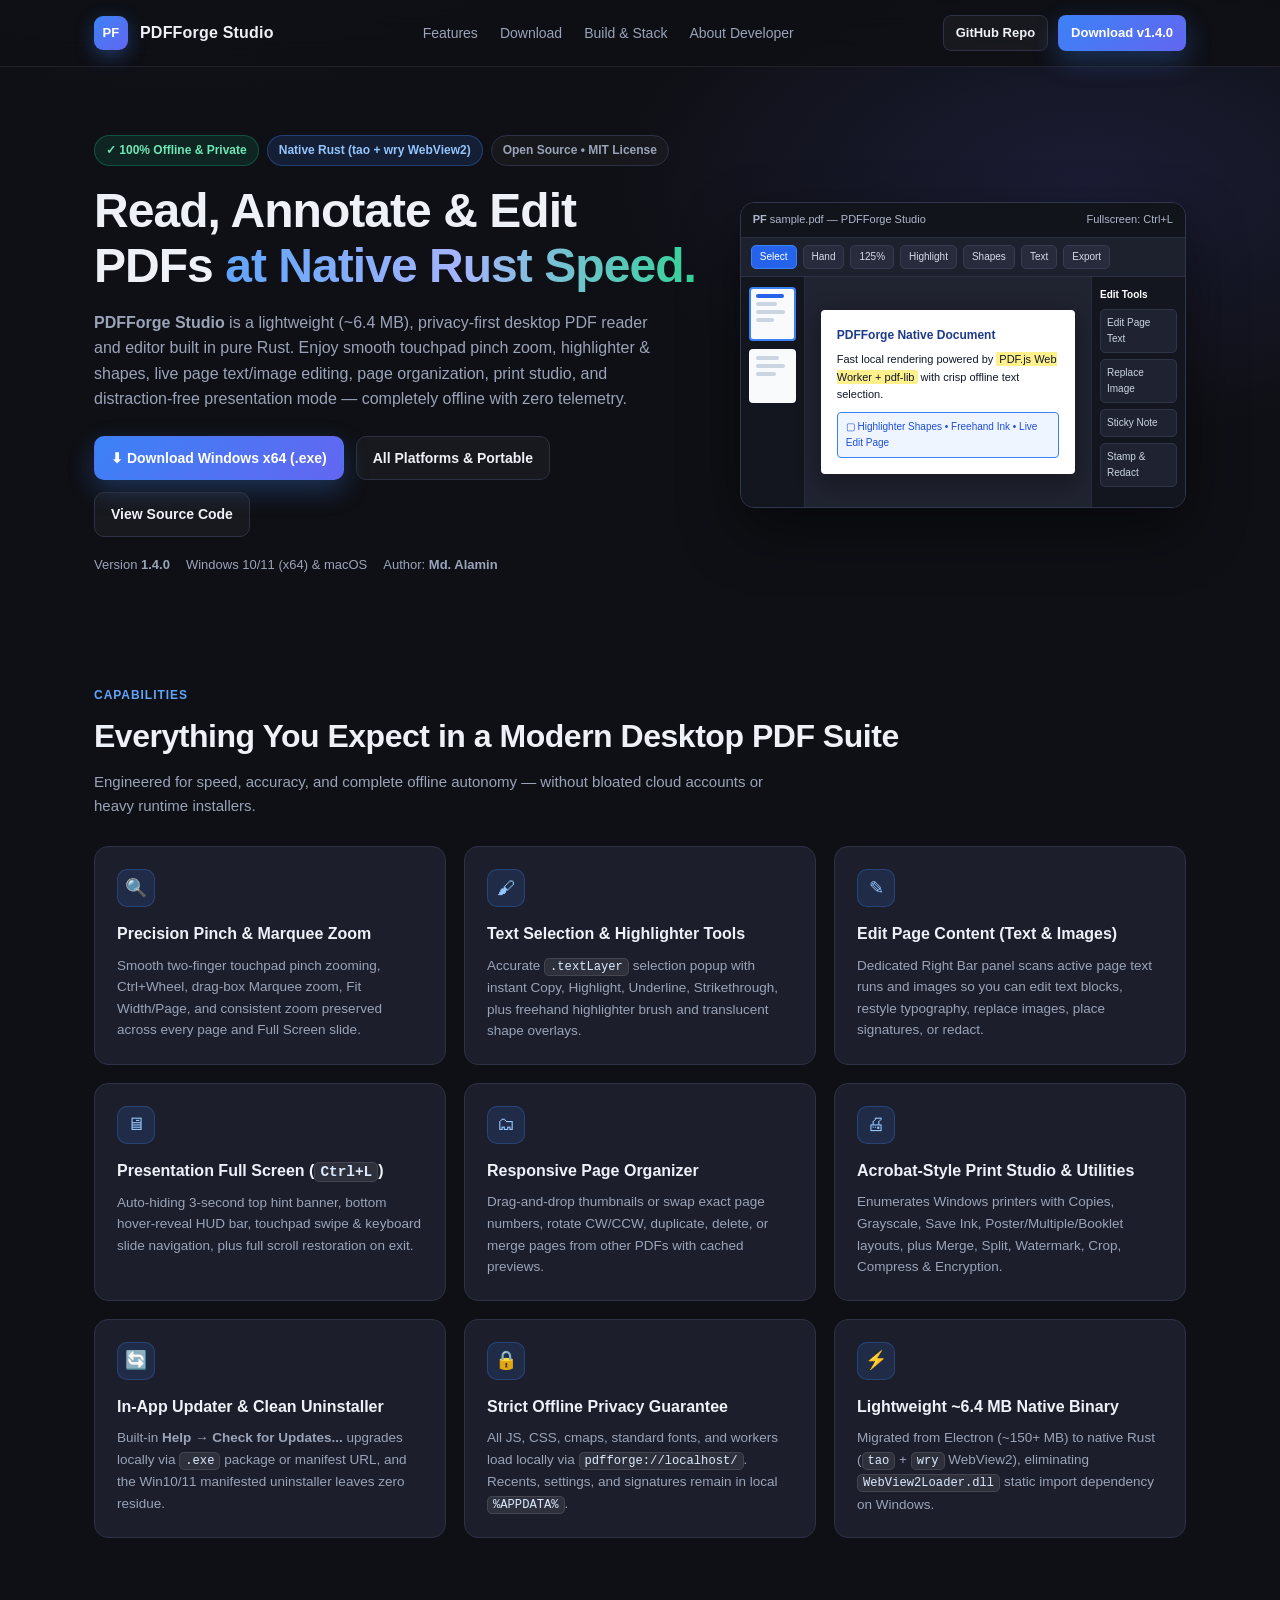
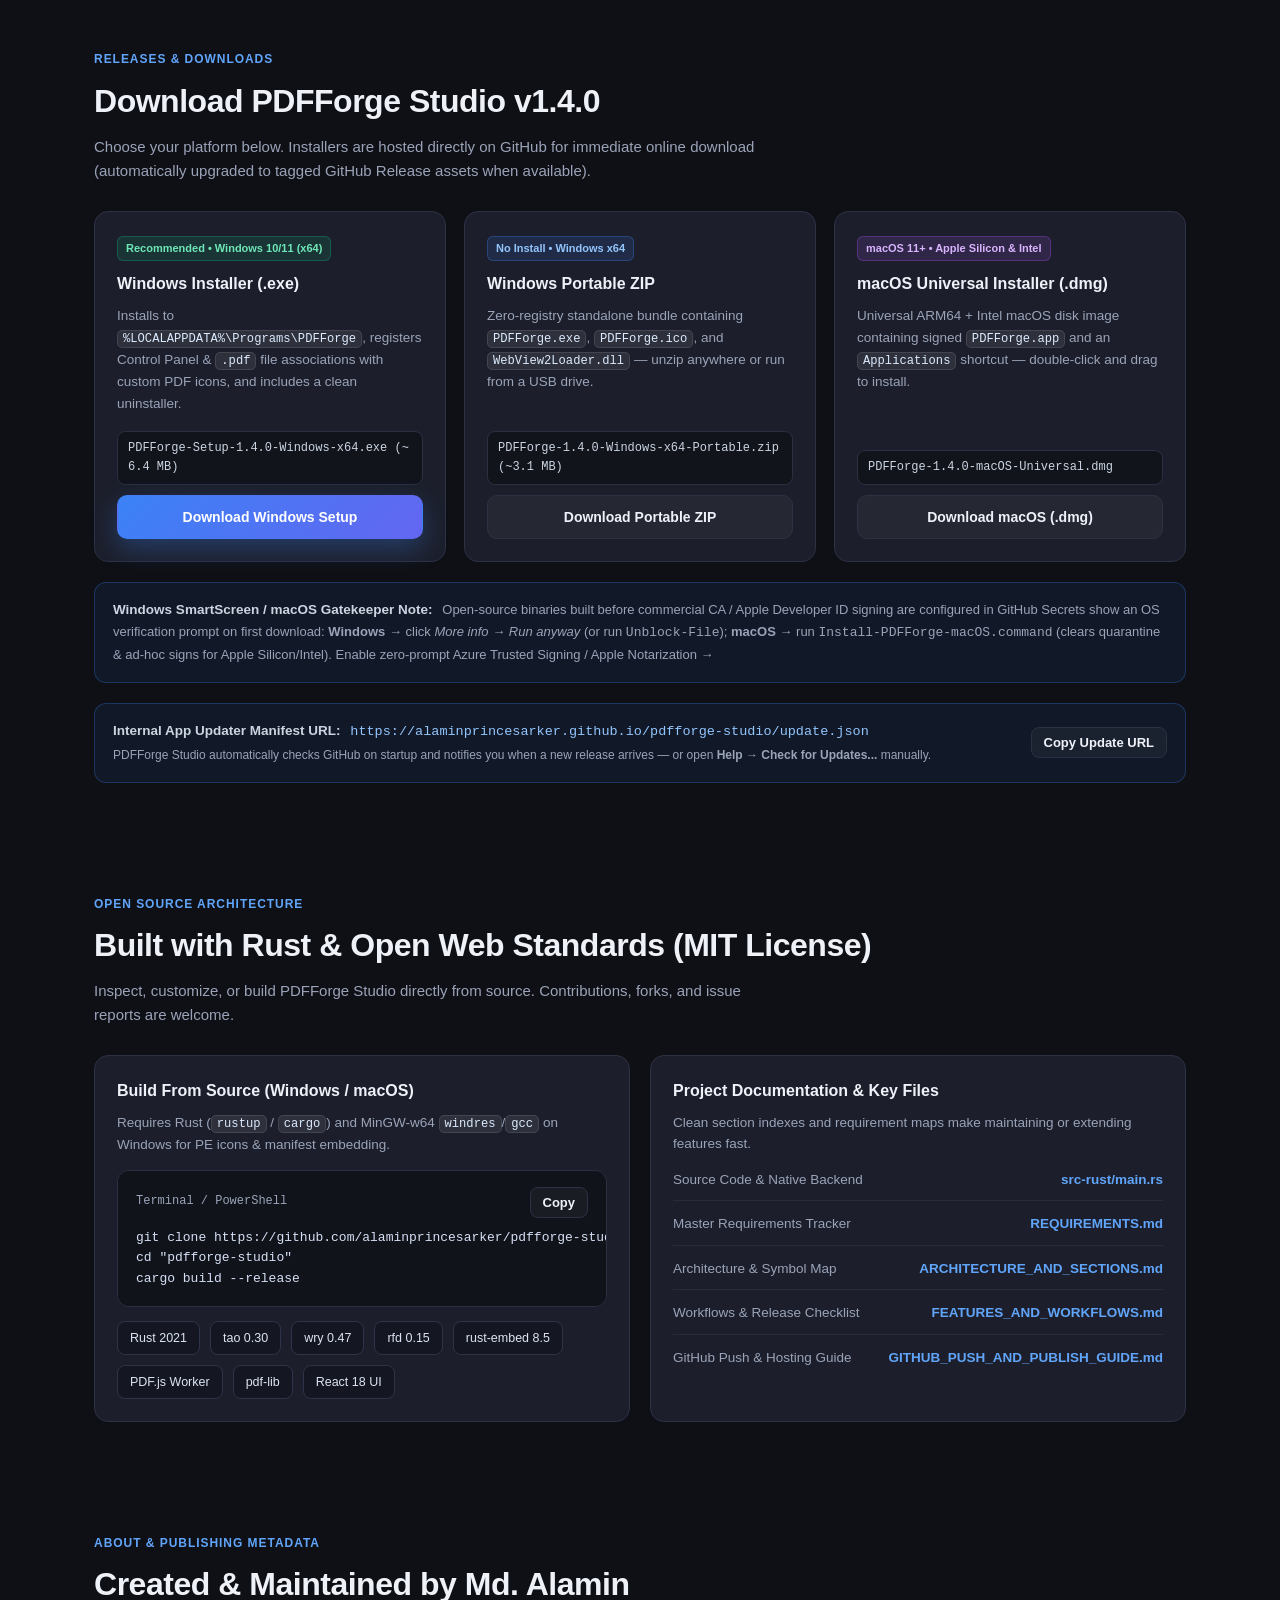
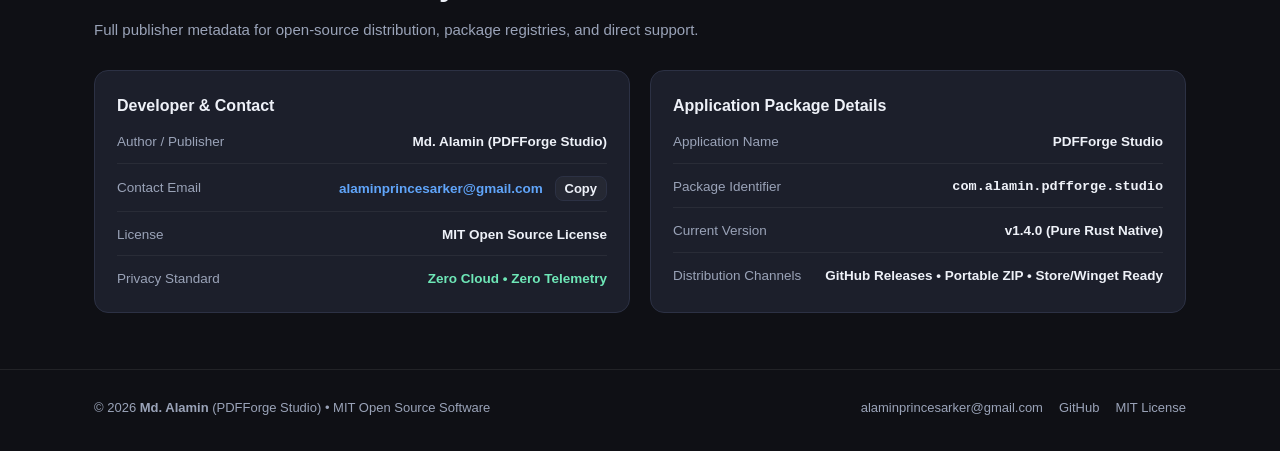
<file: docs/index.html>
<!DOCTYPE html>
<html lang="en">
<head>
  <meta charset="UTF-8" />
  <meta name="viewport" content="width=device-width, initial-scale=1.0" />
  <title>PDFForge Studio — Open Source Offline Rust PDF Reader &amp; Editor</title>
  <meta name="description" content="PDFForge Studio is a 100% offline, open-source native Rust PDF reader and editor by Md. Alamin. Fast startup, pinch zoom, highlights, page editing, presentation mode, and local privacy." />
  <link rel="icon" type="image/svg+xml" href="data:image/svg+xml,%3Csvg xmlns='http://www.w3.org/2000/svg' viewBox='0 0 64 64'%3E%3Cdefs%3E%3ClinearGradient id='g' x1='0' y1='1' x2='1' y2='0'%3E%3Cstop offset='0%25' stop-color='%232563eb'/%3E%3Cstop offset='100%25' stop-color='%236366f1'/%3E%3C/linearGradient%3E%3C/defs%3E%3Crect width='64' height='64' rx='14' fill='url(%23g)'/%3E%3Ctext x='50%25' y='55%25' dominant-baseline='middle' text-anchor='middle' fill='white' font-family='Segoe UI,Arial,sans-serif' font-weight='800' font-size='28'%3EPF%3C/text%3E%3C/svg%3E" />
  <style>
    :root {
      --bg: #0f1015;
      --bg-soft: #161821;
      --card: #1c1f2b;
      --card-border: #2c3144;
      --text: #eef1f8;
      --muted: #9aa3b8;
      --accent: #3b82f6;
      --accent-2: #6366f1;
      --emerald: #10b981;
      --amber: #f59e0b;
      --shadow: 0 24px 60px rgba(0, 0, 0, 0.45);
      --radius: 14px;
    }

    * {
      box-sizing: border-box;
      margin: 0;
      padding: 0;
    }

    html {
      scroll-behavior: smooth;
    }

    body {
      font-family: -apple-system, BlinkMacSystemFont, "Segoe UI", Roboto, Inter, Helvetica, Arial, sans-serif;
      background:
        radial-gradient(900px 460px at 15% -5%, rgba(59, 130, 246, 0.16), transparent 60%),
        radial-gradient(800px 420px at 85% 5%, rgba(99, 102, 241, 0.14), transparent 60%),
        var(--bg);
      color: var(--text);
      line-height: 1.6;
      -webkit-font-smoothing: antialiased;
    }

    p code, h3 code {
      font-family: ui-monospace, SFMono-Regular, Menlo, Consolas, monospace;
      font-size: 0.9em;
      background: rgba(255, 255, 255, 0.08);
      border: 1px solid rgba(255, 255, 255, 0.1);
      padding: 1px 5px;
      border-radius: 5px;
      color: #dbeafe;
    }

    a {
      color: inherit;
      text-decoration: none;
    }

    .container {
      width: 100%;
      max-width: 1140px;
      margin: 0 auto;
      padding: 0 24px;
    }

    /* Header */
    header {
      position: sticky;
      top: 0;
      z-index: 40;
      background: rgba(15, 16, 21, 0.84);
      backdrop-filter: blur(14px);
      border-bottom: 1px solid rgba(255, 255, 255, 0.08);
    }

    .nav-wrap {
      height: 66px;
      display: flex;
      align-items: center;
      justify-content: space-between;
      gap: 16px;
    }

    .brand {
      display: flex;
      align-items: center;
      gap: 12px;
      font-weight: 700;
      font-size: 16px;
      letter-spacing: 0.2px;
    }

    .brand-logo {
      width: 34px;
      height: 34px;
      border-radius: 9px;
      background: linear-gradient(135deg, var(--accent), var(--accent-2));
      display: grid;
      place-items: center;
      color: #fff;
      font-weight: 800;
      font-size: 13px;
      box-shadow: 0 6px 18px rgba(59, 130, 246, 0.35);
    }

    .nav-links {
      display: flex;
      align-items: center;
      gap: 22px;
      font-size: 14px;
      color: var(--muted);
    }

    .nav-links a:hover {
      color: #fff;
    }

    .nav-actions {
      display: flex;
      align-items: center;
      gap: 10px;
    }

    .btn {
      display: inline-flex;
      align-items: center;
      justify-content: center;
      gap: 8px;
      padding: 10px 16px;
      border-radius: 10px;
      font-size: 14px;
      font-weight: 600;
      border: 1px solid transparent;
      cursor: pointer;
      transition: transform 0.14s ease, background 0.16s ease, border-color 0.16s ease;
    }

    .btn:hover {
      transform: translateY(-1px);
    }

    .btn-primary {
      background: linear-gradient(135deg, var(--accent), var(--accent-2));
      color: #fff;
      box-shadow: 0 10px 26px rgba(59, 130, 246, 0.3);
    }

    .btn-primary:hover {
      filter: brightness(1.08);
    }

    .btn-ghost {
      background: rgba(255, 255, 255, 0.04);
      border-color: var(--card-border);
      color: var(--text);
    }

    .btn-ghost:hover {
      background: rgba(255, 255, 255, 0.08);
      border-color: #46506e;
    }

    .btn-sm {
      padding: 7px 12px;
      font-size: 13px;
      border-radius: 8px;
    }

    /* Hero */
    .hero {
      padding: 68px 0 54px;
      display: grid;
      grid-template-columns: 1.15fr 0.85fr;
      gap: 42px;
      align-items: center;
    }

    .pill-row {
      display: flex;
      flex-wrap: wrap;
      gap: 8px;
      margin-bottom: 18px;
    }

    .pill {
      display: inline-flex;
      align-items: center;
      gap: 6px;
      padding: 5px 11px;
      border-radius: 999px;
      font-size: 12px;
      font-weight: 600;
      border: 1px solid var(--card-border);
      background: rgba(255, 255, 255, 0.03);
      color: var(--muted);
    }

    .pill-green {
      background: rgba(16, 185, 129, 0.12);
      border-color: rgba(16, 185, 129, 0.32);
      color: #6ee7b7;
    }

    .pill-blue {
      background: rgba(59, 130, 246, 0.14);
      border-color: rgba(59, 130, 246, 0.34);
      color: #93c5fd;
    }

    .hero h1 {
      font-size: clamp(32px, 4.4vw, 48px);
      line-height: 1.14;
      font-weight: 800;
      letter-spacing: -0.02em;
      margin-bottom: 16px;
    }

    .gradient-text {
      background: linear-gradient(90deg, #60a5fa, #a5b4fc, #34d399);
      -webkit-background-clip: text;
      background-clip: text;
      color: transparent;
    }

    .hero p {
      color: var(--muted);
      font-size: 16px;
      max-width: 580px;
      margin-bottom: 24px;
    }

    .hero-cta {
      display: flex;
      flex-wrap: wrap;
      gap: 12px;
      margin-bottom: 18px;
    }

    .hero-meta {
      font-size: 13px;
      color: var(--muted);
      display: flex;
      flex-wrap: wrap;
      gap: 16px;
    }

    /* App Window Mockup */
    .mockup {
      background: #171923;
      border: 1px solid #30364c;
      border-radius: 14px;
      box-shadow: var(--shadow);
      overflow: hidden;
    }

    .mockup-bar {
      background: #12141c;
      border-bottom: 1px solid #282d3f;
      padding: 8px 12px;
      display: flex;
      align-items: center;
      justify-content: space-between;
      font-size: 11px;
      color: #aeb7cc;
    }

    .mockup-toolbar {
      background: #1d202d;
      border-bottom: 1px solid #2c3144;
      padding: 7px 10px;
      display: flex;
      align-items: center;
      gap: 6px;
      flex-wrap: wrap;
    }

    .tool-chip {
      font-size: 10px;
      padding: 3px 8px;
      border-radius: 5px;
      background: #272b3b;
      color: #d6dceb;
      border: 1px solid #363c52;
    }

    .tool-chip.active {
      background: #2563eb;
      border-color: #3b82f6;
      color: #fff;
    }

    .mockup-body {
      display: grid;
      grid-template-columns: 64px 1fr 94px;
      min-height: 230px;
    }

    .mockup-left {
      background: #14161f;
      border-right: 1px solid #262b3b;
      padding: 10px 8px;
      display: flex;
      flex-direction: column;
      gap: 8px;
    }

    .thumb-box {
      height: 54px;
      border-radius: 4px;
      background: #f8fafc;
      border: 2px solid transparent;
      padding: 5px;
    }

    .thumb-box.active {
      border-color: #3b82f6;
    }

    .thumb-line {
      height: 4px;
      background: #cbd5e1;
      border-radius: 2px;
      margin-bottom: 4px;
    }

    .mockup-canvas {
      background: #202330;
      padding: 16px;
      display: flex;
      align-items: center;
      justify-content: center;
    }

    .pdf-sheet {
      width: 100%;
      background: #ffffff;
      color: #0f172a;
      border-radius: 4px;
      padding: 16px;
      box-shadow: 0 8px 24px rgba(0, 0, 0, 0.35);
      font-size: 11px;
    }

    .pdf-sheet h4 {
      font-size: 12px;
      margin-bottom: 6px;
      color: #1e3a8a;
    }

    .pdf-highlight {
      background: #fef08a;
      padding: 1px 3px;
      border-radius: 2px;
    }

    .pdf-shape {
      margin-top: 8px;
      padding: 6px 8px;
      border: 1.5px solid #3b82f6;
      background: rgba(59, 130, 246, 0.08);
      border-radius: 4px;
      font-size: 10px;
      color: #1d4ed8;
    }

    .mockup-right {
      background: #14161f;
      border-left: 1px solid #262b3b;
      padding: 10px 8px;
      display: flex;
      flex-direction: column;
      gap: 6px;
      font-size: 10px;
      color: #cbd5e1;
    }

    .panel-item {
      background: #1f2331;
      border: 1px solid #2f3549;
      border-radius: 5px;
      padding: 5px 6px;
    }

    /* Sections */
    section {
      padding: 56px 0;
    }

    .sec-head {
      margin-bottom: 28px;
    }

    .sec-kicker {
      font-size: 12px;
      font-weight: 700;
      text-transform: uppercase;
      letter-spacing: 0.08em;
      color: #60a5fa;
      margin-bottom: 6px;
    }

    .sec-title {
      font-size: clamp(24px, 3vw, 32px);
      font-weight: 800;
      letter-spacing: -0.015em;
      margin-bottom: 8px;
    }

    .sec-sub {
      color: var(--muted);
      max-width: 680px;
      font-size: 15px;
    }

    .grid-3 {
      display: grid;
      grid-template-columns: repeat(3, minmax(0, 1fr));
      gap: 18px;
    }

    .grid-2 {
      display: grid;
      grid-template-columns: repeat(2, minmax(0, 1fr));
      gap: 20px;
    }

    .card {
      background: var(--card);
      border: 1px solid var(--card-border);
      border-radius: var(--radius);
      padding: 22px;
      transition: border-color 0.16s ease, transform 0.16s ease;
    }

    .card:hover {
      border-color: #46506e;
    }

    .card-icon {
      width: 38px;
      height: 38px;
      border-radius: 10px;
      background: rgba(59, 130, 246, 0.14);
      border: 1px solid rgba(59, 130, 246, 0.28);
      color: #93c5fd;
      display: grid;
      place-items: center;
      margin-bottom: 14px;
      font-size: 18px;
    }

    .card h3 {
      font-size: 16px;
      font-weight: 700;
      margin-bottom: 8px;
    }

    .card p {
      font-size: 13.5px;
      color: var(--muted);
    }

    /* Downloads */
    .dl-card {
      display: flex;
      flex-direction: column;
      justify-content: space-between;
      gap: 16px;
    }

    .dl-badge {
      display: inline-block;
      font-size: 11px;
      font-weight: 700;
      padding: 3px 8px;
      border-radius: 6px;
      background: rgba(16, 185, 129, 0.14);
      color: #6ee7b7;
      border: 1px solid rgba(16, 185, 129, 0.3);
      margin-bottom: 10px;
    }

    .dl-file {
      font-family: ui-monospace, SFMono-Regular, Menlo, Consolas, monospace;
      font-size: 12px;
      color: #cbd5e1;
      background: #12141c;
      border: 1px solid #2a2f42;
      padding: 7px 10px;
      border-radius: 8px;
      word-break: break-all;
    }

    .notice-box {
      margin-top: 20px;
      background: rgba(59, 130, 246, 0.08);
      border: 1px solid rgba(59, 130, 246, 0.28);
      border-radius: 12px;
      padding: 16px 18px;
      font-size: 13.5px;
      color: #cbd5e1;
      display: flex;
      flex-wrap: wrap;
      align-items: center;
      justify-content: space-between;
      gap: 12px;
    }

    /* Code Blocks */
    .code-box {
      background: #11131b;
      border: 1px solid #2b3042;
      border-radius: 12px;
      padding: 16px 18px;
      font-family: ui-monospace, SFMono-Regular, Menlo, Consolas, monospace;
      font-size: 13px;
      color: #d6e0f5;
      overflow-x: auto;
      position: relative;
    }

    .code-header {
      display: flex;
      align-items: center;
      justify-content: space-between;
      margin-bottom: 10px;
      color: var(--muted);
      font-family: inherit;
      font-size: 12px;
    }

    .stack-list {
      display: flex;
      flex-wrap: wrap;
      gap: 10px;
      margin-top: 14px;
    }

    .stack-pill {
      padding: 6px 12px;
      border-radius: 8px;
      background: #141722;
      border: 1px solid #2d3348;
      font-size: 12.5px;
      color: #dce3f3;
    }

    /* About & Developer */
    .kv-list {
      display: grid;
      gap: 12px;
      margin-top: 12px;
    }

    .kv-item {
      display: flex;
      justify-content: space-between;
      align-items: center;
      gap: 12px;
      padding-bottom: 10px;
      border-bottom: 1px solid rgba(255, 255, 255, 0.06);
      font-size: 13.5px;
    }

    .kv-item:last-child {
      border-bottom: none;
      padding-bottom: 0;
    }

    .kv-label {
      color: var(--muted);
    }

    .kv-val {
      font-weight: 600;
      text-align: right;
    }

    .link-accent {
      color: #60a5fa;
    }

    .link-accent:hover {
      text-decoration: underline;
    }

    footer {
      border-top: 1px solid rgba(255, 255, 255, 0.08);
      padding: 28px 0 40px;
      color: var(--muted);
      font-size: 13px;
    }

    .footer-flex {
      display: flex;
      flex-wrap: wrap;
      align-items: center;
      justify-content: space-between;
      gap: 12px;
    }

    .toast {
      position: fixed;
      right: 20px;
      bottom: 20px;
      background: #1e293b;
      color: #f8fafc;
      border: 1px solid #3b82f6;
      padding: 10px 14px;
      border-radius: 10px;
      font-size: 13px;
      box-shadow: var(--shadow);
      opacity: 0;
      pointer-events: none;
      transform: translateY(8px);
      transition: all 0.18s ease;
      z-index: 90;
    }

    .toast.show {
      opacity: 1;
      transform: translateY(0);
    }

    @media (max-width: 960px) {
      .hero {
        grid-template-columns: 1fr;
        padding-top: 42px;
      }
      .grid-3 {
        grid-template-columns: repeat(2, minmax(0, 1fr));
      }
    }

    @media (max-width: 680px) {
      .nav-links {
        display: none;
      }
      .grid-3, .grid-2 {
        grid-template-columns: 1fr;
      }
      .mockup-body {
        grid-template-columns: 1fr;
      }
      .mockup-left, .mockup-right {
        display: none;
      }
    }
  </style>
</head>
<body>
  <header>
    <div class="container nav-wrap">
      <a href="#top" class="brand">
        <span class="brand-logo">PF</span>
        <span>PDFForge Studio</span>
      </a>
      <nav class="nav-links">
        <a href="#features">Features</a>
        <a href="#download">Download</a>
        <a href="#opensource">Build &amp; Stack</a>
        <a href="#about">About Developer</a>
      </nav>
      <div class="nav-actions">
        <a id="nav-github" href="https://github.com/alaminprincesarker/pdfforge-studio" target="_blank" rel="noopener" class="btn btn-ghost btn-sm">GitHub Repo</a>
        <a href="#download" class="btn btn-primary btn-sm">Download v1.4.0</a>
      </div>
    </div>
  </header>

  <main id="top" class="container">
    <!-- Hero -->
    <section class="hero">
      <div>
        <div class="pill-row">
          <span class="pill pill-green">&#x2713; 100% Offline &amp; Private</span>
          <span class="pill pill-blue">Native Rust (tao + wry WebView2)</span>
          <span class="pill">Open Source • MIT License</span>
        </div>
        <h1>Read, Annotate &amp; Edit PDFs <span class="gradient-text">at Native Rust Speed.</span></h1>
        <p>
          <strong>PDFForge Studio</strong> is a lightweight (~6.4 MB), privacy-first desktop PDF reader and editor
          built in pure Rust. Enjoy smooth touchpad pinch zoom, highlighter &amp; shapes, live page text/image editing,
          page organization, print studio, and distraction-free presentation mode — completely offline with zero telemetry.
        </p>
        <div class="hero-cta">
          <a id="hero-win-setup" href="https://github.com/alaminprincesarker/pdfforge-studio/raw/main/release/PDFForge-Setup-1.4.0-Windows-x64.exe" class="btn btn-primary">
            &#x2B07; Download Windows x64 (.exe)
          </a>
          <a id="hero-releases" href="https://github.com/alaminprincesarker/pdfforge-studio/releases" target="_blank" rel="noopener" class="btn btn-ghost">
            All Platforms &amp; Portable
          </a>
          <a id="hero-source" href="https://github.com/alaminprincesarker/pdfforge-studio" target="_blank" rel="noopener" class="btn btn-ghost">
            View Source Code
          </a>
        </div>
        <div class="hero-meta">
          <span>Version <strong>1.4.0</strong></span>
          <span>Windows 10/11 (x64) &amp; macOS</span>
          <span>Author: <strong>Md. Alamin</strong></span>
        </div>
      </div>

      <div class="mockup" aria-label="PDFForge Studio Interface Preview">
        <div class="mockup-bar">
          <span><strong>PF</strong> sample.pdf — PDFForge Studio</span>
          <span>Fullscreen: Ctrl+L</span>
        </div>
        <div class="mockup-toolbar">
          <span class="tool-chip active">Select</span>
          <span class="tool-chip">Hand</span>
          <span class="tool-chip">125%</span>
          <span class="tool-chip">Highlight</span>
          <span class="tool-chip">Shapes</span>
          <span class="tool-chip">Text</span>
          <span class="tool-chip">Export</span>
        </div>
        <div class="mockup-body">
          <div class="mockup-left">
            <div class="thumb-box active">
              <div class="thumb-line" style="width:85%;background:#2563eb;"></div>
              <div class="thumb-line" style="width:65%;"></div>
              <div class="thumb-line" style="width:90%;"></div>
              <div class="thumb-line" style="width:55%;"></div>
            </div>
            <div class="thumb-box">
              <div class="thumb-line" style="width:70%;"></div>
              <div class="thumb-line" style="width:90%;"></div>
              <div class="thumb-line" style="width:60%;"></div>
            </div>
          </div>
          <div class="mockup-canvas">
            <div class="pdf-sheet">
              <h4>PDFForge Native Document</h4>
              <div>Fast local rendering powered by <span class="pdf-highlight">PDF.js Web Worker + pdf-lib</span> with crisp offline text selection.</div>
              <div class="pdf-shape">&#x25A2; Highlighter Shapes • Freehand Ink • Live Edit Page</div>
            </div>
          </div>
          <div class="mockup-right">
            <strong style="color:#fff;">Edit Tools</strong>
            <div class="panel-item">Edit Page Text</div>
            <div class="panel-item">Replace Image</div>
            <div class="panel-item">Sticky Note</div>
            <div class="panel-item">Stamp &amp; Redact</div>
          </div>
        </div>
      </div>
    </section>

    <!-- Features -->
    <section id="features">
      <div class="sec-head">
        <div class="sec-kicker">Capabilities</div>
        <h2 class="sec-title">Everything You Expect in a Modern Desktop PDF Suite</h2>
        <p class="sec-sub">Engineered for speed, accuracy, and complete offline autonomy — without bloated cloud accounts or heavy runtime installers.</p>
      </div>

      <div class="grid-3">
        <article class="card">
          <div class="card-icon">&#x1F50D;</div>
          <h3>Precision Pinch &amp; Marquee Zoom</h3>
          <p>Smooth two-finger touchpad pinch zooming, Ctrl+Wheel, drag-box Marquee zoom, Fit Width/Page, and consistent zoom preserved across every page and Full Screen slide.</p>
        </article>
        <article class="card">
          <div class="card-icon">&#x1F58C;</div>
          <h3>Text Selection &amp; Highlighter Tools</h3>
          <p>Accurate <code>.textLayer</code> selection popup with instant Copy, Highlight, Underline, Strikethrough, plus freehand highlighter brush and translucent shape overlays.</p>
        </article>
        <article class="card">
          <div class="card-icon">&#x270E;</div>
          <h3>Edit Page Content (Text &amp; Images)</h3>
          <p>Dedicated Right Bar panel scans active page text runs and images so you can edit text blocks, restyle typography, replace images, place signatures, or redact.</p>
        </article>
        <article class="card">
          <div class="card-icon">&#x1F5A5;</div>
          <h3>Presentation Full Screen (<code>Ctrl+L</code>)</h3>
          <p>Auto-hiding 3-second top hint banner, bottom hover-reveal HUD bar, touchpad swipe &amp; keyboard slide navigation, plus full scroll restoration on exit.</p>
        </article>
        <article class="card">
          <div class="card-icon">&#x1F5C2;</div>
          <h3>Responsive Page Organizer</h3>
          <p>Drag-and-drop thumbnails or swap exact page numbers, rotate CW/CCW, duplicate, delete, or merge pages from other PDFs with cached previews.</p>
        </article>
        <article class="card">
          <div class="card-icon">&#x1F5A8;</div>
          <h3>Acrobat-Style Print Studio &amp; Utilities</h3>
          <p>Enumerates Windows printers with Copies, Grayscale, Save Ink, Poster/Multiple/Booklet layouts, plus Merge, Split, Watermark, Crop, Compress &amp; Encryption.</p>
        </article>
        <article class="card">
          <div class="card-icon">&#x1F504;</div>
          <h3>In-App Updater &amp; Clean Uninstaller</h3>
          <p>Built-in <strong>Help &rarr; Check for Updates...</strong> upgrades locally via <code>.exe</code> package or manifest URL, and the Win10/11 manifested uninstaller leaves zero residue.</p>
        </article>
        <article class="card">
          <div class="card-icon">&#x1F512;</div>
          <h3>Strict Offline Privacy Guarantee</h3>
          <p>All JS, CSS, cmaps, standard fonts, and workers load locally via <code>pdfforge://localhost/</code>. Recents, settings, and signatures remain in local <code>%APPDATA%</code>.</p>
        </article>
        <article class="card">
          <div class="card-icon">&#x26A1;</div>
          <h3>Lightweight ~6.4 MB Native Binary</h3>
          <p>Migrated from Electron (~150+ MB) to native Rust (<code>tao</code> + <code>wry</code> WebView2), eliminating <code>WebView2Loader.dll</code> static import dependency on Windows.</p>
        </article>
      </div>
    </section>

    <!-- Download -->
    <section id="download">
      <div class="sec-head">
        <div class="sec-kicker">Releases &amp; Downloads</div>
        <h2 class="sec-title">Download PDFForge Studio v1.4.0</h2>
        <p class="sec-sub">Choose your platform below. Installers are hosted directly on GitHub for immediate online download (automatically upgraded to tagged GitHub Release assets when available).</p>
      </div>

      <div class="grid-3">
        <div class="card dl-card">
          <div>
            <span class="dl-badge">Recommended • Windows 10/11 (x64)</span>
            <h3>Windows Installer (.exe)</h3>
            <p>Installs to <code>%LOCALAPPDATA%\Programs\PDFForge</code>, registers Control Panel &amp; <code>.pdf</code> file associations with custom PDF icons, and includes a clean uninstaller.</p>
          </div>
          <div style="display:grid;gap:10px;">
            <div class="dl-file">PDFForge-Setup-1.4.0-Windows-x64.exe (~6.4 MB)</div>
            <a id="dl-win-setup" href="https://github.com/alaminprincesarker/pdfforge-studio/raw/main/release/PDFForge-Setup-1.4.0-Windows-x64.exe" class="btn btn-primary">Download Windows Setup</a>
          </div>
        </div>

        <div class="card dl-card">
          <div>
            <span class="dl-badge" style="background:rgba(59,130,246,0.14);color:#93c5fd;border-color:rgba(59,130,246,0.3);">No Install • Windows x64</span>
            <h3>Windows Portable ZIP</h3>
            <p>Zero-registry standalone bundle containing <code>PDFForge.exe</code>, <code>PDFForge.ico</code>, and <code>WebView2Loader.dll</code> — unzip anywhere or run from a USB drive.</p>
          </div>
          <div style="display:grid;gap:10px;">
            <div class="dl-file">PDFForge-1.4.0-Windows-x64-Portable.zip (~3.1 MB)</div>
            <a id="dl-win-portable" href="https://github.com/alaminprincesarker/pdfforge-studio/raw/main/release/PDFForge-1.4.0-Windows-x64-Portable.zip" class="btn btn-ghost">Download Portable ZIP</a>
          </div>
        </div>

        <div class="card dl-card">
          <div>
            <span class="dl-badge" style="background:rgba(168,85,247,0.14);color:#d8b4fe;border-color:rgba(168,85,247,0.3);">macOS 11+ • Apple Silicon &amp; Intel</span>
            <h3>macOS Universal Installer (.dmg)</h3>
            <p>Universal ARM64 + Intel macOS disk image containing signed <code>PDFForge.app</code> and an <code>Applications</code> shortcut — double-click and drag to install.</p>
          </div>
          <div style="display:grid;gap:10px;">
            <div class="dl-file">PDFForge-1.4.0-macOS-Universal.dmg</div>
            <a id="dl-macos" href="https://github.com/alaminprincesarker/pdfforge-studio/releases/download/v1.4.0/PDFForge-1.4.0-macOS-Universal.dmg" class="btn btn-ghost">Download macOS (.dmg)</a>
          </div>
        </div>
      </div>

      <div class="notice-box">
        <div>
          <strong>Windows SmartScreen / macOS Gatekeeper Note:</strong>
          <span style="font-size:13px;color:var(--muted);margin-left:6px;">
            Open-source binaries built before commercial CA / Apple Developer ID signing are configured in GitHub Secrets show an OS verification prompt on first download:
            <strong>Windows</strong> &rarr; click <em>More info &rarr; Run anyway</em> (or run <code>Unblock-File</code>);
            <strong>macOS</strong> &rarr; run <code>Install-PDFForge-macOS.command</code> (clears quarantine &amp; ad-hoc signs for Apple Silicon/Intel).
            <a href="https://github.com/alaminprincesarker/pdfforge-studio/blob/main/docs/SIGNING_AND_TRUST_SETUP.md" target="_blank" rel="noopener">Enable zero-prompt Azure Trusted Signing / Apple Notarization &rarr;</a>
          </span>
        </div>
      </div>

      <div class="notice-box">
        <div>
          <strong>Internal App Updater Manifest URL:</strong>
          <code id="update-manifest-url" style="margin-left:6px;color:#93c5fd;">https://alaminprincesarker.github.io/pdfforge-studio/update.json</code>
          <div style="font-size:12px;color:var(--muted);margin-top:4px;">PDFForge Studio automatically checks GitHub on startup and notifies you when a new release arrives — or open <strong>Help &rarr; Check for Updates...</strong> manually.</div>
        </div>
        <button type="button" class="btn btn-ghost btn-sm" onclick="copyText(document.getElementById('update-manifest-url').textContent, 'Update manifest URL copied')">Copy Update URL</button>
      </div>
    </section>

    <!-- Open Source & Build -->
    <section id="opensource">
      <div class="sec-head">
        <div class="sec-kicker">Open Source Architecture</div>
        <h2 class="sec-title">Built with Rust &amp; Open Web Standards (MIT License)</h2>
        <p class="sec-sub">Inspect, customize, or build PDFForge Studio directly from source. Contributions, forks, and issue reports are welcome.</p>
      </div>

      <div class="grid-2">
        <div class="card">
          <h3>Build From Source (Windows / macOS)</h3>
          <p style="margin-bottom:14px;">Requires Rust (<code>rustup</code> / <code>cargo</code>) and MinGW-w64 <code>windres</code>/<code>gcc</code> on Windows for PE icons &amp; manifest embedding.</p>
          <div class="code-box">
            <div class="code-header">
              <span>Terminal / PowerShell</span>
              <button type="button" class="btn btn-ghost btn-sm" onclick="copyText(document.getElementById('clone-cmd').innerText, 'Build commands copied')">Copy</button>
            </div>
<pre id="clone-cmd">git clone https://github.com/alaminprincesarker/pdfforge-studio.git
cd "pdfforge-studio"
cargo build --release</pre>
          </div>
          <div class="stack-list">
            <span class="stack-pill">Rust 2021</span>
            <span class="stack-pill">tao 0.30</span>
            <span class="stack-pill">wry 0.47</span>
            <span class="stack-pill">rfd 0.15</span>
            <span class="stack-pill">rust-embed 8.5</span>
            <span class="stack-pill">PDF.js Worker</span>
            <span class="stack-pill">pdf-lib</span>
            <span class="stack-pill">React 18 UI</span>
          </div>
        </div>

        <div class="card">
          <h3>Project Documentation &amp; Key Files</h3>
          <p style="margin-bottom:14px;">Clean section indexes and requirement maps make maintaining or extending features fast.</p>
          <div class="kv-list">
            <div class="kv-item">
              <span class="kv-label">Source Code &amp; Native Backend</span>
              <a id="doc-rust" href="https://github.com/alaminprincesarker/pdfforge-studio/blob/main/src-rust/main.rs" target="_blank" rel="noopener" class="link-accent kv-val">src-rust/main.rs</a>
            </div>
            <div class="kv-item">
              <span class="kv-label">Master Requirements Tracker</span>
              <a id="doc-req" href="https://github.com/alaminprincesarker/pdfforge-studio/blob/main/REQUIREMENTS.md" target="_blank" rel="noopener" class="link-accent kv-val">REQUIREMENTS.md</a>
            </div>
            <div class="kv-item">
              <span class="kv-label">Architecture &amp; Symbol Map</span>
              <a href="./ARCHITECTURE_AND_SECTIONS.md" class="link-accent kv-val">ARCHITECTURE_AND_SECTIONS.md</a>
            </div>
            <div class="kv-item">
              <span class="kv-label">Workflows &amp; Release Checklist</span>
              <a href="./FEATURES_AND_WORKFLOWS.md" class="link-accent kv-val">FEATURES_AND_WORKFLOWS.md</a>
            </div>
            <div class="kv-item">
              <span class="kv-label">GitHub Push &amp; Hosting Guide</span>
              <a href="./GITHUB_PUSH_AND_PUBLISH_GUIDE.md" class="link-accent kv-val">GITHUB_PUSH_AND_PUBLISH_GUIDE.md</a>
            </div>
          </div>
        </div>
      </div>
    </section>

    <!-- About & Publishing Info -->
    <section id="about">
      <div class="sec-head">
        <div class="sec-kicker">About &amp; Publishing Metadata</div>
        <h2 class="sec-title">Created &amp; Maintained by Md. Alamin</h2>
        <p class="sec-sub">Full publisher metadata for open-source distribution, package registries, and direct support.</p>
      </div>

      <div class="grid-2">
        <div class="card">
          <h3>Developer &amp; Contact</h3>
          <div class="kv-list">
            <div class="kv-item">
              <span class="kv-label">Author / Publisher</span>
              <span class="kv-val">Md. Alamin (PDFForge Studio)</span>
            </div>
            <div class="kv-item">
              <span class="kv-label">Contact Email</span>
              <span class="kv-val">
                <a href="mailto:alaminprincesarker@gmail.com?subject=PDFForge%20Studio%20Inquiry" class="link-accent">alaminprincesarker@gmail.com</a>
                <button type="button" class="btn btn-ghost btn-sm" style="margin-left:8px;padding:4px 9px;" onclick="copyText('alaminprincesarker@gmail.com', 'Email copied')">Copy</button>
              </span>
            </div>
            <div class="kv-item">
              <span class="kv-label">License</span>
              <span class="kv-val">MIT Open Source License</span>
            </div>
            <div class="kv-item">
              <span class="kv-label">Privacy Standard</span>
              <span class="kv-val" style="color:#6ee7b7;">Zero Cloud • Zero Telemetry</span>
            </div>
          </div>
        </div>

        <div class="card">
          <h3>Application Package Details</h3>
          <div class="kv-list">
            <div class="kv-item">
              <span class="kv-label">Application Name</span>
              <span class="kv-val">PDFForge Studio</span>
            </div>
            <div class="kv-item">
              <span class="kv-label">Package Identifier</span>
              <span class="kv-val" style="font-family:monospace;">com.alamin.pdfforge.studio</span>
            </div>
            <div class="kv-item">
              <span class="kv-label">Current Version</span>
              <span class="kv-val">v1.4.0 (Pure Rust Native)</span>
            </div>
            <div class="kv-item">
              <span class="kv-label">Distribution Channels</span>
              <span class="kv-val">GitHub Releases • Portable ZIP • Store/Winget Ready</span>
            </div>
          </div>
        </div>
      </div>
    </section>
  </main>

  <footer>
    <div class="container footer-flex">
      <div>&copy; 2026 <strong>Md. Alamin</strong> (PDFForge Studio) • MIT Open Source Software</div>
      <div style="display:flex;gap:16px;flex-wrap:wrap;">
        <a href="mailto:alaminprincesarker@gmail.com">alaminprincesarker@gmail.com</a>
        <a id="footer-github" href="https://github.com/alaminprincesarker/pdfforge-studio" target="_blank" rel="noopener">GitHub</a>
        <a id="footer-license" href="https://github.com/alaminprincesarker/pdfforge-studio/blob/main/LICENSE" target="_blank" rel="noopener">MIT License</a>
      </div>
    </div>
  </footer>

  <div id="toast" class="toast" role="status" aria-live="polite"></div>

  <script>
    // Optional manual override if using a custom domain; leave empty for automatic GitHub Pages detection.
    const SITE_CONFIG = {
      githubOwner: "alaminprincesarker",
      githubRepo: "pdfforge-studio",
      releaseTag: "latest"
    };

    function detectGitHubInfo() {
      let owner = SITE_CONFIG.githubOwner.trim();
      let repo = SITE_CONFIG.githubRepo.trim();

      const host = window.location.hostname.toLowerCase();
      if (!owner && host.endsWith(".github.io")) {
        owner = host.split(".")[0];
        const parts = window.location.pathname.split("/").filter(Boolean);
        if (parts.length > 0 && parts[0] !== "docs" && parts[0] !== "index.html") {
          repo = parts[0];
        }
      }

      if (owner && repo) {
        const repoUrl = `https://github.com/${owner}/${repo}`;
        const rawBase = `https://github.com/${owner}/${repo}/raw/main/release`;

        const setHref = (id, url) => {
          const el = document.getElementById(id);
          if (el) el.href = url;
        };

        setHref("nav-github", repoUrl);
        setHref("hero-source", repoUrl);
        setHref("footer-github", repoUrl);
        setHref("hero-releases", `${repoUrl}/tree/main/release`);
        setHref("hero-win-setup", `${rawBase}/PDFForge-Setup-1.4.0-Windows-x64.exe`);
        setHref("dl-win-setup", `${rawBase}/PDFForge-Setup-1.4.0-Windows-x64.exe`);
        setHref("dl-win-portable", `${rawBase}/PDFForge-1.4.0-Windows-x64-Portable.zip`);
        setHref("dl-macos", `${repoUrl}/releases/download/v1.4.0/PDFForge-1.4.0-macOS-Universal.dmg`);
        setHref("doc-rust", `${repoUrl}/blob/main/src-rust/main.rs`);
        setHref("doc-req", `${repoUrl}/blob/main/REQUIREMENTS.md`);
        setHref("footer-license", `${repoUrl}/blob/main/LICENSE`);

        const cloneEl = document.getElementById("clone-cmd");
        if (cloneEl) {
          cloneEl.textContent = `git clone ${repoUrl}.git\ncd "${repo}"\ncargo build --release`;
        }

        const manifestEl = document.getElementById("update-manifest-url");
        if (manifestEl && window.location.protocol.startsWith("http") && host.endsWith(".github.io")) {
          manifestEl.textContent = `${window.location.origin}${window.location.pathname.replace(/index\.html$/, "")}update.json`;
        }

        // If a formal GitHub Release exists, automatically switch download buttons to its tag assets
        fetch(`https://api.github.com/repos/${owner}/${repo}/releases/latest`)
          .then(r => r.ok ? r.json() : null)
          .then(rel => {
            if (!rel || !Array.isArray(rel.assets) || rel.assets.length === 0) return;
            const winExe = rel.assets.find(a => /setup.*.exe$/i.test(a.name)) || rel.assets.find(a => /.exe$/i.test(a.name) && !/^uninstall/i.test(a.name));
            const winZip = rel.assets.find(a => /portable.*.zip$/i.test(a.name));
            const macDmg = rel.assets.find(a => /\.dmg$/i.test(a.name)) || rel.assets.find(a => /macos.*\.zip$/i.test(a.name));
            if (winExe) {
              setHref("hero-win-setup", winExe.browser_download_url);
              setHref("dl-win-setup", winExe.browser_download_url);
            }
            if (winZip) setHref("dl-win-portable", winZip.browser_download_url);
            if (macDmg) setHref("dl-macos", macDmg.browser_download_url);
            if (rel.html_url) setHref("hero-releases", rel.html_url);
          })
          .catch(() => {});
      }
    }

    let toastTimer = null;
    function copyText(text, msg) {
      if (navigator.clipboard && navigator.clipboard.writeText) {
        navigator.clipboard.writeText(text).then(() => showToast(msg || "Copied!")).catch(() => showToast(msg || "Copied!"));
      } else {
        showToast(msg || "Copy unavailable");
      }
    }

    function showToast(msg) {
      const el = document.getElementById("toast");
      if (!el) return;
      el.textContent = msg;
      el.classList.add("show");
      clearTimeout(toastTimer);
      toastTimer = setTimeout(() => el.classList.remove("show"), 2200);
    }

    detectGitHubInfo();
  </script>
</body>
</html>
</file>
